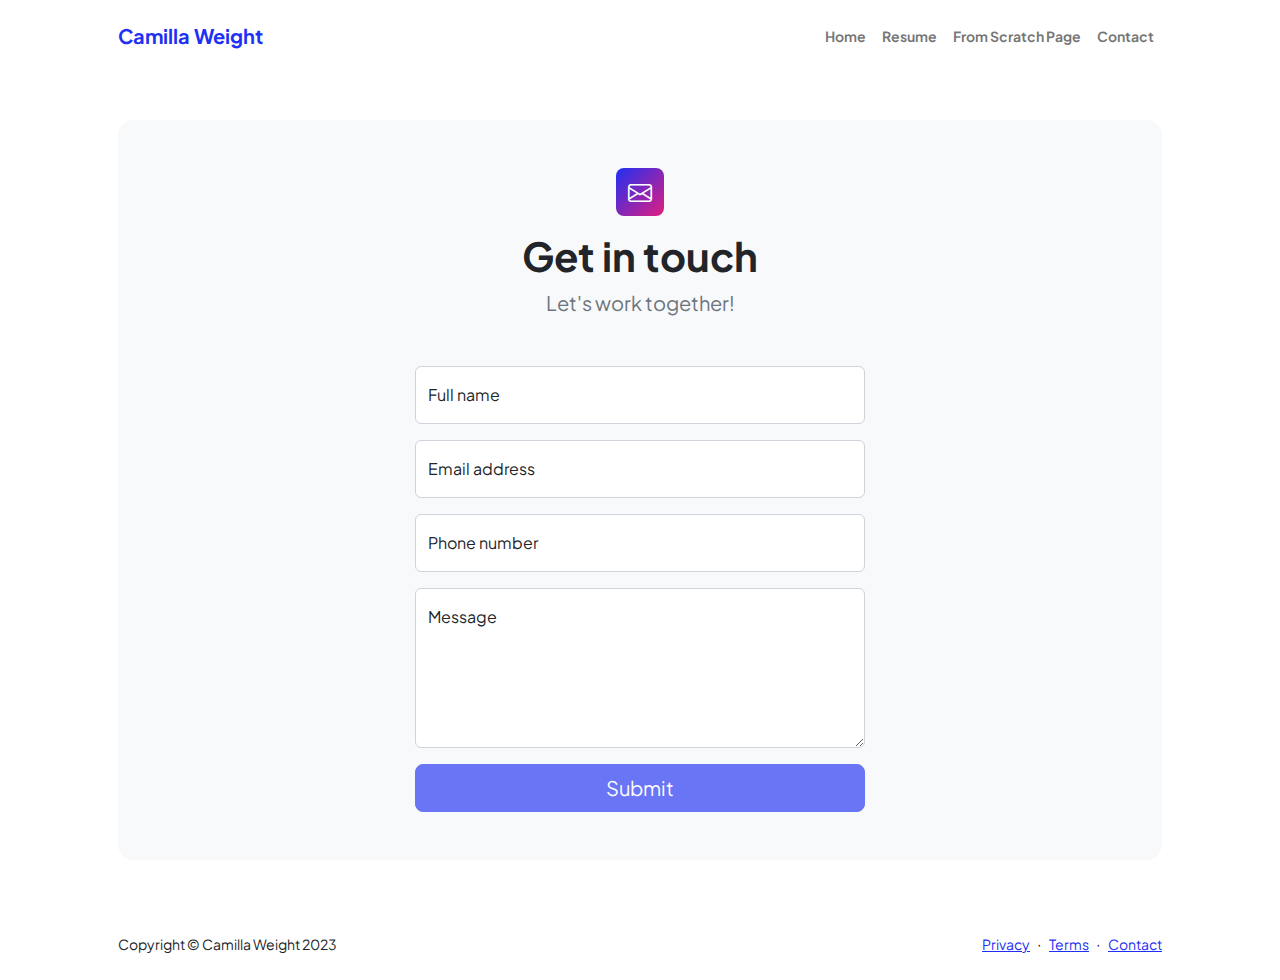
<file: contact.html>
<!DOCTYPE html>
<html lang="en">
    <head>
        <meta charset="utf-8" />
        <meta name="viewport" content="width=device-width, initial-scale=1, shrink-to-fit=no" />
        <meta name="description" content />
        <meta name="author" content />
        <title>Contact-Camilla Weight</title>
        <!-- Favicon-->
        <link rel="icon" type="image/x-icon" href="assets/favicon.ico" />
        <!-- Custom Google font-->
        <link rel="preconnect" href="https://fonts.googleapis.com" />
        <link rel="preconnect" href="https://fonts.gstatic.com" crossorigin />
        <link href="https://fonts.googleapis.com/css2?family=Plus+Jakarta+Sans:wght@100;200;300;400;500;600;700;800;900&amp;display=swap" rel="stylesheet" />
        <!-- Bootstrap icons-->
        <link href="https://cdn.jsdelivr.net/npm/bootstrap-icons@1.8.1/font/bootstrap-icons.css" rel="stylesheet" />
        <!-- Core theme CSS (includes Bootstrap)-->
        <link href="css/styles.css" rel="stylesheet" />
    </head>
    <body class="d-flex flex-column">
        <main class="flex-shrink-0">
            <!-- Navigation-->
            <nav class="navbar navbar-expand-lg navbar-light bg-white py-3">
                <div class="container px-5">
                    <a class="navbar-brand" href="index.html"><span class="fw-bolder text-primary">Camilla Weight</span></a>
                    <button class="navbar-toggler" type="button" data-bs-toggle="collapse" data-bs-target="#navbarSupportedContent" aria-controls="navbarSupportedContent" aria-expanded="false" aria-label="Toggle navigation"><span class="navbar-toggler-icon"></span></button>
                    <div class="collapse navbar-collapse" id="navbarSupportedContent">
                        <ul class="navbar-nav ms-auto mb-2 mb-lg-0 small fw-bolder">
                            <li class="nav-item"><a class="nav-link" href="index.html">Home</a></li>
                            <li class="nav-item"><a class="nav-link" href="resume.html">Resume</a></li>
                            <li class="nav-item"><a class="nav-link" href="scratch.html">From Scratch Page</a></li>
                            <li class="nav-item"><a class="nav-link" href="contact.html">Contact</a></li>
                        </ul>
                    </div>
                </div>
            </nav>
            <!-- Page content-->
            <section class="py-5">
                <div class="container px-5">
                    <!-- Contact form-->
                    <div class="bg-light rounded-4 py-5 px-4 px-md-5">
                        <div class="text-center mb-5">
                            <div class="feature bg-primary bg-gradient-primary-to-secondary text-white rounded-3 mb-3"><i class="bi bi-envelope"></i></div>
                            <h1 class="fw-bolder">Get in touch</h1>
                            <p class="lead fw-normal text-muted mb-0">Let's work together!</p>
                        </div>
                        <div class="row gx-5 justify-content-center">
                            <div class="col-lg-8 col-xl-6">
                                <!-- * * * * * * * * * * * * * * *-->
                                <!-- * * SB Forms Contact Form * *-->
                                <!-- * * * * * * * * * * * * * * *-->
                                <!-- This form is pre-integrated with SB Forms.-->
                                <!-- To make this form functional, sign up at-->
                                <!-- https://startbootstrap.com/solution/contact-forms-->
                                <!-- to get an API token!-->
                                <form id="contactForm" data-sb-form-api-token="API_TOKEN">
                                    <!-- Name input-->
                                    <div class="form-floating mb-3">
                                        <input class="form-control" id="name" type="text" placeholder="Enter your name..." data-sb-validations="required" />
                                        <label for="name">Full name</label>
                                        <div class="invalid-feedback" data-sb-feedback="name:required">A name is required.</div>
                                    </div>
                                    <!-- Email address input-->
                                    <div class="form-floating mb-3">
                                        <input class="form-control" id="email" type="email" placeholder="name@example.com" data-sb-validations="required,email" />
                                        <label for="email">Email address</label>
                                        <div class="invalid-feedback" data-sb-feedback="email:required">An email is required.</div>
                                        <div class="invalid-feedback" data-sb-feedback="email:email">Email is not valid.</div>
                                    </div>
                                    <!-- Phone number input-->
                                    <div class="form-floating mb-3">
                                        <input class="form-control" id="phone" type="tel" placeholder="(123) 456-7890" data-sb-validations="required" />
                                        <label for="phone">Phone number</label>
                                        <div class="invalid-feedback" data-sb-feedback="phone:required">A phone number is required.</div>
                                    </div>
                                    <!-- Message input-->
                                    <div class="form-floating mb-3">
                                        <textarea class="form-control" id="message" type="text" placeholder="Enter your message here..." style="height: 10rem" data-sb-validations="required"></textarea>
                                        <label for="message">Message</label>
                                        <div class="invalid-feedback" data-sb-feedback="message:required">A message is required.</div>
                                    </div>
                                    <!-- Submit success message-->
                                    <!---->
                                    <!-- This is what your users will see when the form-->
                                    <!-- has successfully submitted-->
                                    <div class="d-none" id="submitSuccessMessage">
                                        <div class="text-center mb-3">
                                            <div class="fw-bolder">Form submission successful!</div>
                                            To activate this form, sign up at
                                            <br />
                                            <a href="https://startbootstrap.com/solution/contact-forms">https://startbootstrap.com/solution/contact-forms</a>
                                        </div>
                                    </div>
                                    <!-- Submit error message-->
                                    <!---->
                                    <!-- This is what your users will see when there is-->
                                    <!-- an error submitting the form-->
                                    <div class="d-none" id="submitErrorMessage"><div class="text-center text-danger mb-3">Error sending message!</div></div>
                                    <!-- Submit Button-->
                                    <div class="d-grid"><button class="btn btn-primary btn-lg disabled" id="submitButton" type="submit">Submit</button></div>
                                </form>
                            </div>
                        </div>
                    </div>
                </div>
            </section>
        </main>
        <!-- Footer-->
        <footer class="bg-white py-4 mt-auto">
            <div class="container px-5">
                <div class="row align-items-center justify-content-between flex-column flex-sm-row">
                    <div class="col-auto"><div class="small m-0">Copyright &copy; Camilla Weight 2023</div></div>
                    <div class="col-auto">
                        <a class="small" href="#!">Privacy</a>
                        <span class="mx-1">&middot;</span>
                        <a class="small" href="#!">Terms</a>
                        <span class="mx-1">&middot;</span>
                        <a class="small" href="#!">Contact</a>
                    </div>
                </div>
            </div>
        </footer>
        <!-- Bootstrap core JS-->
        <script src="https://cdn.jsdelivr.net/npm/bootstrap@5.2.3/dist/js/bootstrap.bundle.min.js"></script>
        <!-- Core theme JS-->
        <script src="js/scripts.js"></script>
        <!-- * * * * * * * * * * * * * * * * * * * * * * * * * * * * * * * * * * * * * * * *-->
        <!-- * *                               SB Forms JS                               * *-->
        <!-- * * Activate your form at https://startbootstrap.com/solution/contact-forms * *-->
        <!-- * * * * * * * * * * * * * * * * * * * * * * * * * * * * * * * * * * * * * * * *-->
        <script src="https://cdn.startbootstrap.com/sb-forms-latest.js"></script>
    </body>
</html>
</file>
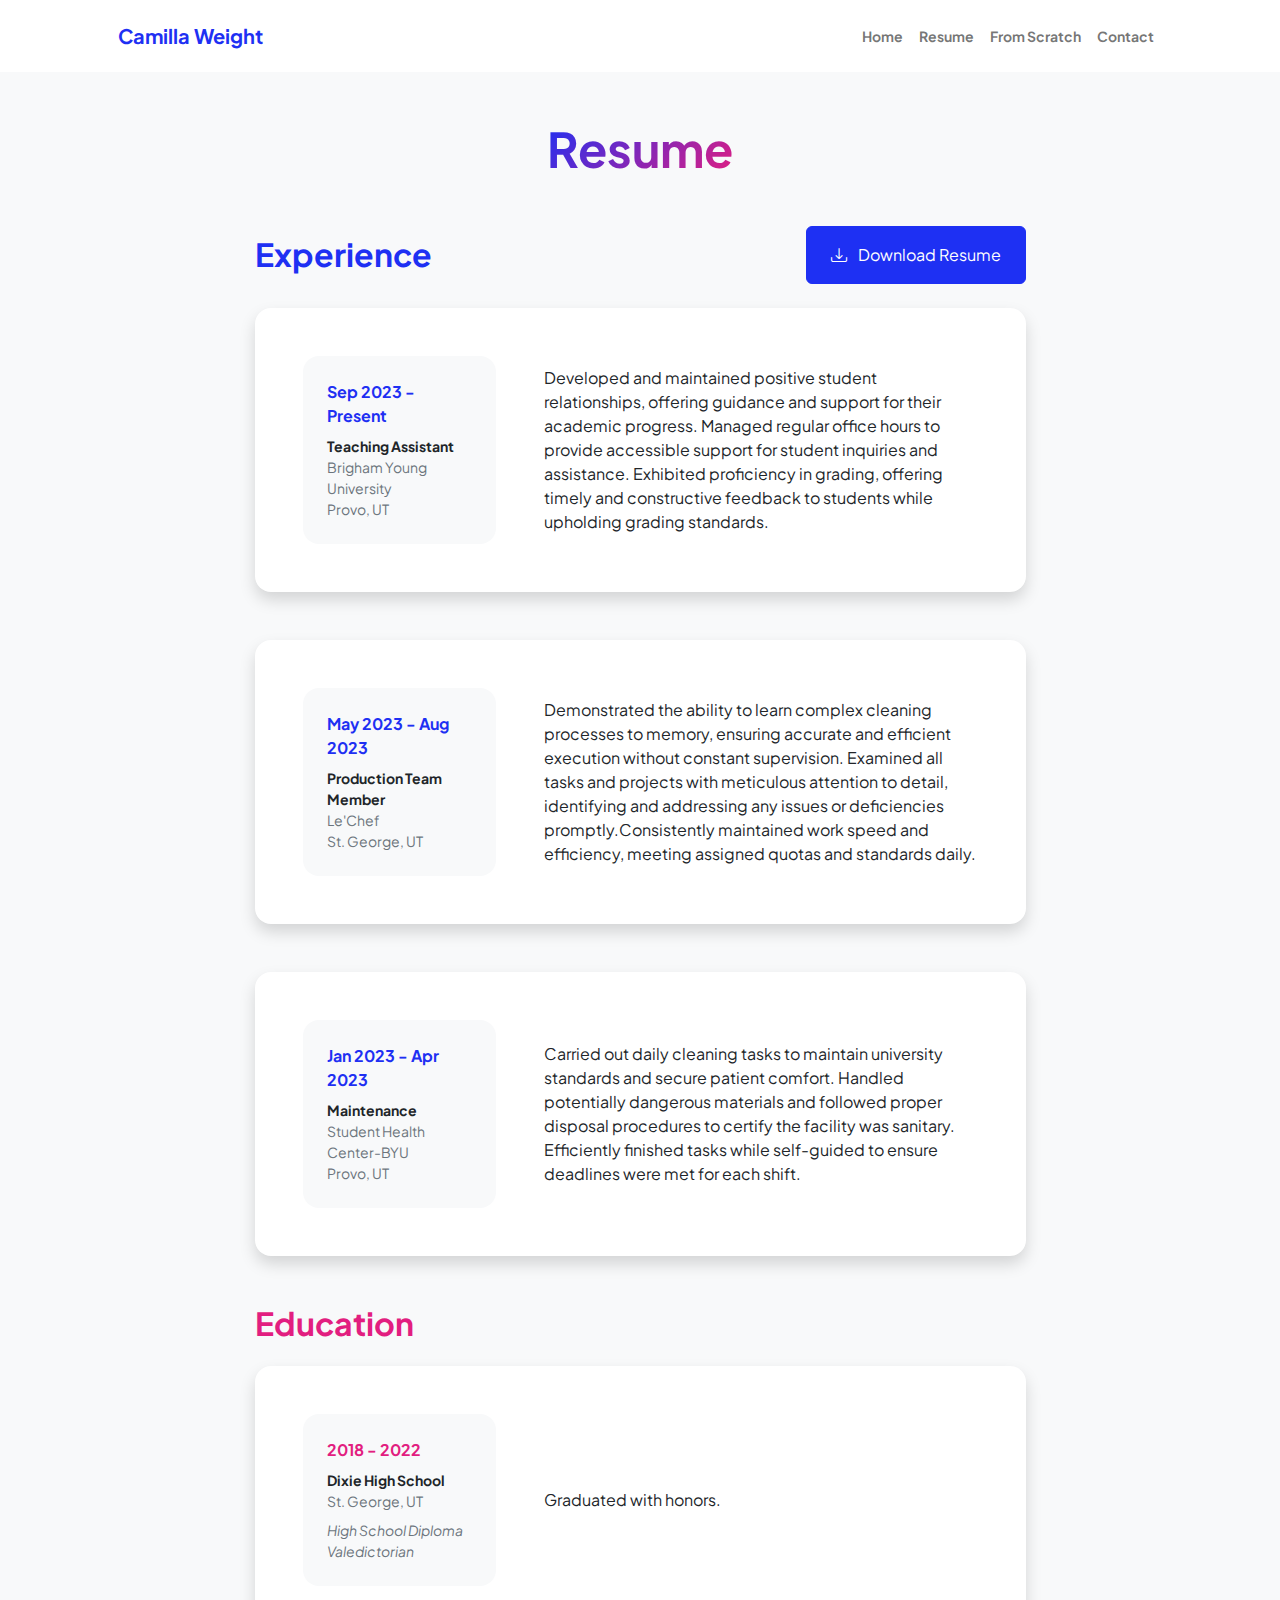
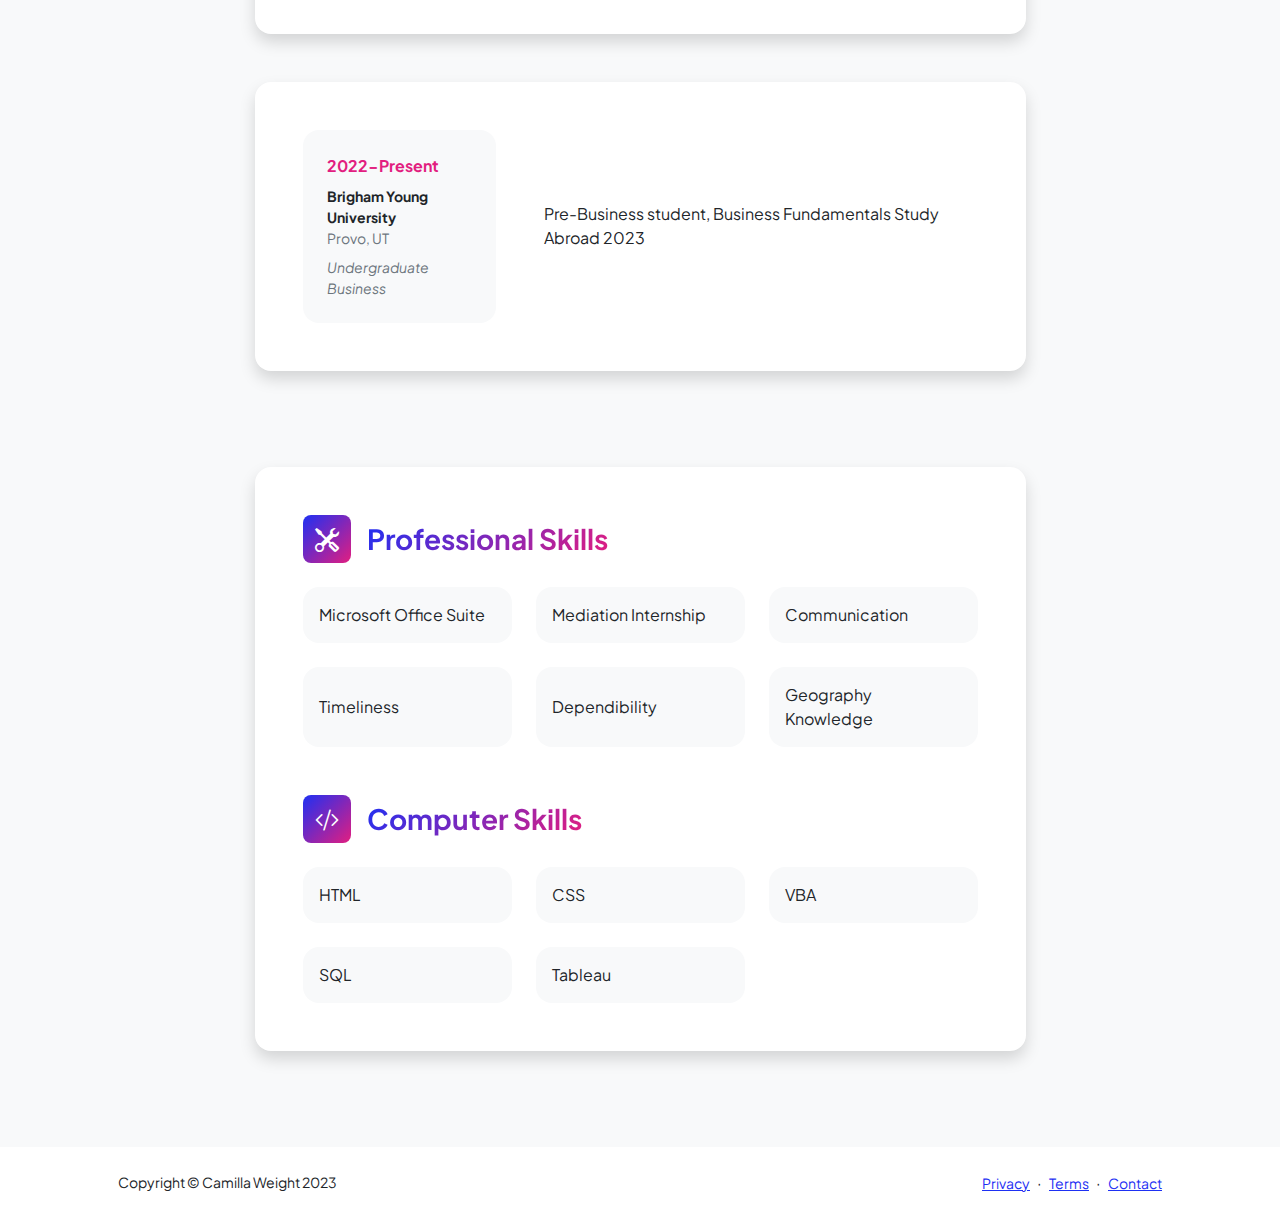
<file: resume.html>
<!DOCTYPE html>
<html lang="en">
    <head>
        <meta charset="utf-8" />
        <meta name="viewport" content="width=device-width, initial-scale=1, shrink-to-fit=no" />
        <meta name="description" content="" />
        <meta name="author" content="" />
        <title>Resume-Camilla Weight</title>
        <!-- Favicon-->
        <link rel="icon" type="image/x-icon" href="assets/favicon.ico" />
        <!-- Custom Google font-->
        <link rel="preconnect" href="https://fonts.googleapis.com" />
        <link rel="preconnect" href="https://fonts.gstatic.com" crossorigin />
        <link href="https://fonts.googleapis.com/css2?family=Plus+Jakarta+Sans:wght@100;200;300;400;500;600;700;800;900&amp;display=swap" rel="stylesheet" />
        <!-- Bootstrap icons-->
        <link href="https://cdn.jsdelivr.net/npm/bootstrap-icons@1.8.1/font/bootstrap-icons.css" rel="stylesheet" />
        <!-- Core theme CSS (includes Bootstrap)-->
        <link href="css/styles.css" rel="stylesheet" />
    </head>
    <body class="d-flex flex-column h-100 bg-light">
        <main class="flex-shrink-0">
            <!-- Navigation-->
            <nav class="navbar navbar-expand-lg navbar-light bg-white py-3">
                <div class="container px-5">
                    <a class="navbar-brand" href="index.html"><span class="fw-bolder text-primary">Camilla Weight</span></a>
                    <button class="navbar-toggler" type="button" data-bs-toggle="collapse" data-bs-target="#navbarSupportedContent" aria-controls="navbarSupportedContent" aria-expanded="false" aria-label="Toggle navigation"><span class="navbar-toggler-icon"></span></button>
                    <div class="collapse navbar-collapse" id="navbarSupportedContent">
                        <ul class="navbar-nav ms-auto mb-2 mb-lg-0 small fw-bolder">
                            <li class="nav-item"><a class="nav-link" href="index.html">Home</a></li>
                            <li class="nav-item"><a class="nav-link" href="resume.html">Resume</a></li>
                            <li class="nav-item"><a class="nav-link" href="scratch.html">From Scratch</a></li>
                            <li class="nav-item"><a class="nav-link" href="contact.html">Contact</a></li>
                        </ul>
                    </div>
                </div>
            </nav>
            <!-- Page Content-->
            <div class="container px-5 my-5">
                <div class="text-center mb-5">
                    <h1 class="display-5 fw-bolder mb-0"><span class="text-gradient d-inline">Resume</span></h1>
                </div>
                <div class="row gx-5 justify-content-center">
                    <div class="col-lg-11 col-xl-9 col-xxl-8">
                        <!-- Experience Section-->
                        <section>
                            <div class="d-flex align-items-center justify-content-between mb-4">
                                <h2 class="text-primary fw-bolder mb-0">Experience</h2>
                                <!-- Download resume button-->
                                <!-- Note: Set the link href target to a PDF file within your project-->
                                <a class="btn btn-primary px-4 py-3" href="assets/Resume-Cami Weight.pdf">
                                    <div class="d-inline-block bi bi-download me-2"></div>
                                    Download Resume
                                </a>
                            </div>
                            <!-- Experience Card 1-->
                            <div class="card shadow border-0 rounded-4 mb-5">
                                <div class="card-body p-5">
                                    <div class="row align-items-center gx-5">
                                        <div class="col text-center text-lg-start mb-4 mb-lg-0">
                                            <div class="bg-light p-4 rounded-4">
                                                <div class="text-primary fw-bolder mb-2">Sep 2023 - Present</div>
                                                <div class="small fw-bolder">Teaching Assistant</div>
                                                <div class="small text-muted">Brigham Young University</div>
                                                <div class="small text-muted">Provo, UT</div>
                                            </div>
                                        </div>
                                        <div class="col-lg-8"><div>Developed and maintained positive student relationships, offering guidance and support for their academic progress. Managed regular office hours to provide accessible support for student inquiries and assistance. Exhibited proficiency in grading, offering timely and constructive feedback to students while upholding grading standards.
                                            </div></div>
                                    </div>
                                </div>
                            </div>
                            <!-- Experience Card 2-->
                            <div class="card shadow border-0 rounded-4 mb-5">
                                <div class="card-body p-5">
                                    <div class="row align-items-center gx-5">
                                        <div class="col text-center text-lg-start mb-4 mb-lg-0">
                                            <div class="bg-light p-4 rounded-4">
                                                <div class="text-primary fw-bolder mb-2">May 2023 - Aug 2023</div>
                                                <div class="small fw-bolder">Production Team Member</div>
                                                <div class="small text-muted">Le'Chef</div>
                                                <div class="small text-muted">St. George, UT</div>
                                            </div>
                                        </div>
                                        <div class="col-lg-8"><div>Demonstrated the ability to learn complex cleaning processes to memory, ensuring accurate and efficient execution without constant supervision. Examined all tasks and projects with meticulous attention to detail, identifying and addressing any issues or deficiencies promptly.Consistently maintained work speed and efficiency, meeting assigned quotas and standards daily.
                                            </div></div>
                                    </div>
                                </div>
                            </div>
                                   <!-- Experience Card 3-->
                                   <div class="card shadow border-0 rounded-4 mb-5">
                                    <div class="card-body p-5">
                                        <div class="row align-items-center gx-5">
                                            <div class="col text-center text-lg-start mb-4 mb-lg-0">
                                                <div class="bg-light p-4 rounded-4">
                                                    <div class="text-primary fw-bolder mb-2">Jan 2023 - Apr 2023</div>
                                                    <div class="small fw-bolder">Maintenance</div>
                                                    <div class="small text-muted">Student Health Center-BYU</div>
                                                    <div class="small text-muted">Provo, UT</div>
                                                </div>
                                            </div>
                                            <div class="col-lg-8"><div>Carried out daily cleaning tasks to maintain university standards and secure patient comfort. Handled potentially dangerous materials and followed proper disposal procedures to certify the facility was sanitary. Efficiently finished tasks while self-guided to ensure deadlines were met for each shift.
                                            </div></div>
                                        </div>
                                    </div>
                                </div>                     
                        </section>
                        <!-- Education Section-->
                        <section>
                            <h2 class="text-secondary fw-bolder mb-4">Education</h2>
                            <!-- Education Card 1-->
                            <div class="card shadow border-0 rounded-4 mb-5">
                                <div class="card-body p-5">
                                    <div class="row align-items-center gx-5">
                                        <div class="col text-center text-lg-start mb-4 mb-lg-0">
                                            <div class="bg-light p-4 rounded-4">
                                                <div class="text-secondary fw-bolder mb-2">2018 - 2022</div>
                                                <div class="mb-2">
                                                    <div class="small fw-bolder">Dixie High School</div>
                                                    <div class="small text-muted">St. George, UT</div>
                                                </div>
                                                <div class="fst-italic">
                                                    <div class="small text-muted">High School Diploma</div>
                                                    <div class="small text-muted">Valedictorian</div>
                                                </div>
                                            </div>
                                        </div>
                                        <div class="col-lg-8"><div>Graduated with honors.</div></div>
                                    </div>
                                </div>
                            </div>
                            <!-- Education Card 2-->
                            <div class="card shadow border-0 rounded-4 mb-5">
                                <div class="card-body p-5">
                                    <div class="row align-items-center gx-5">
                                        <div class="col text-center text-lg-start mb-4 mb-lg-0">
                                            <div class="bg-light p-4 rounded-4">
                                                <div class="text-secondary fw-bolder mb-2">2022-Present</div>
                                                <div class="mb-2">
                                                    <div class="small fw-bolder">Brigham Young University</div>
                                                    <div class="small text-muted">Provo, UT</div>
                                                </div>
                                                <div class="fst-italic">
                                                    <div class="small text-muted">Undergraduate</div>
                                                    <div class="small text-muted">Business</div>
                                                </div>
                                            </div>
                                        </div>
                                        <div class="col-lg-8"><div>Pre-Business student, Business Fundamentals Study Abroad 2023</div></div>
                                    </div>
                                </div>
                            </div>
                        </section>
                        <!-- Divider-->
                        <div class="pb-5"></div>
                        <!-- Skills Section-->
                        <section>
                            <!-- Skillset Card-->
                            <div class="card shadow border-0 rounded-4 mb-5">
                                <div class="card-body p-5">
                                    <!-- Professional skills list-->
                                    <div class="mb-5">
                                        <div class="d-flex align-items-center mb-4">
                                            <div class="feature bg-primary bg-gradient-primary-to-secondary text-white rounded-3 me-3"><i class="bi bi-tools"></i></div>
                                            <h3 class="fw-bolder mb-0"><span class="text-gradient d-inline">Professional Skills</span></h3>
                                        </div>
                                        <div class="row row-cols-1 row-cols-md-3 mb-4">
                                            <div class="col mb-4 mb-md-0"><div class="d-flex align-items-center bg-light rounded-4 p-3 h-100">Microsoft Office Suite</div></div>
                                            <div class="col mb-4 mb-md-0"><div class="d-flex align-items-center bg-light rounded-4 p-3 h-100">Mediation Internship</div></div>
                                            <div class="col"><div class="d-flex align-items-center bg-light rounded-4 p-3 h-100">Communication</div></div>
                                        </div>
                                        <div class="row row-cols-1 row-cols-md-3">
                                            <div class="col mb-4 mb-md-0"><div class="d-flex align-items-center bg-light rounded-4 p-3 h-100">Timeliness</div></div>
                                            <div class="col mb-4 mb-md-0"><div class="d-flex align-items-center bg-light rounded-4 p-3 h-100">Dependibility</div></div>
                                            <div class="col"><div class="d-flex align-items-center bg-light rounded-4 p-3 h-100">Geography Knowledge</div></div>
                                        </div>
                                    </div>
                                    <!-- Languages list-->
                                    <div class="mb-0">
                                        <div class="d-flex align-items-center mb-4">
                                            <div class="feature bg-primary bg-gradient-primary-to-secondary text-white rounded-3 me-3"><i class="bi bi-code-slash"></i></div>
                                            <h3 class="fw-bolder mb-0"><span class="text-gradient d-inline">Computer Skills</span></h3>
                                        </div>
                                        <div class="row row-cols-1 row-cols-md-3 mb-4">
                                            <div class="col mb-4 mb-md-0"><div class="d-flex align-items-center bg-light rounded-4 p-3 h-100">HTML</div></div>
                                            <div class="col mb-4 mb-md-0"><div class="d-flex align-items-center bg-light rounded-4 p-3 h-100">CSS</div></div>
                                            <div class="col"><div class="d-flex align-items-center bg-light rounded-4 p-3 h-100">VBA</div></div>
                                        </div>
                                        <div class="row row-cols-1 row-cols-md-3">
                                            <div class="col mb-4 mb-md-0"><div class="d-flex align-items-center bg-light rounded-4 p-3 h-100">SQL</div></div>
                                            <div class="col mb-4 mb-md-0"><div class="d-flex align-items-center bg-light rounded-4 p-3 h-100">Tableau</div></div>
                                        </div>
                                    </div>
                                </div>
                            </div>
                        </section>
                    </div>
                </div>
            </div>
        </main>
        <!-- Footer-->
        <footer class="bg-white py-4 mt-auto">
            <div class="container px-5">
                <div class="row align-items-center justify-content-between flex-column flex-sm-row">
                    <div class="col-auto"><div class="small m-0">Copyright &copy; Camilla Weight 2023</div></div>
                    <div class="col-auto">
                        <a class="small" href="#!">Privacy</a>
                        <span class="mx-1">&middot;</span>
                        <a class="small" href="#!">Terms</a>
                        <span class="mx-1">&middot;</span>
                        <a class="small" href="#!">Contact</a>
                    </div>
                </div>
            </div>
        </footer>
        <!-- Bootstrap core JS-->
        <script src="https://cdn.jsdelivr.net/npm/bootstrap@5.2.3/dist/js/bootstrap.bundle.min.js"></script>
        <!-- Core theme JS-->
        <script src="js/scripts.js"></script>
    </body>
</html>
</file>
